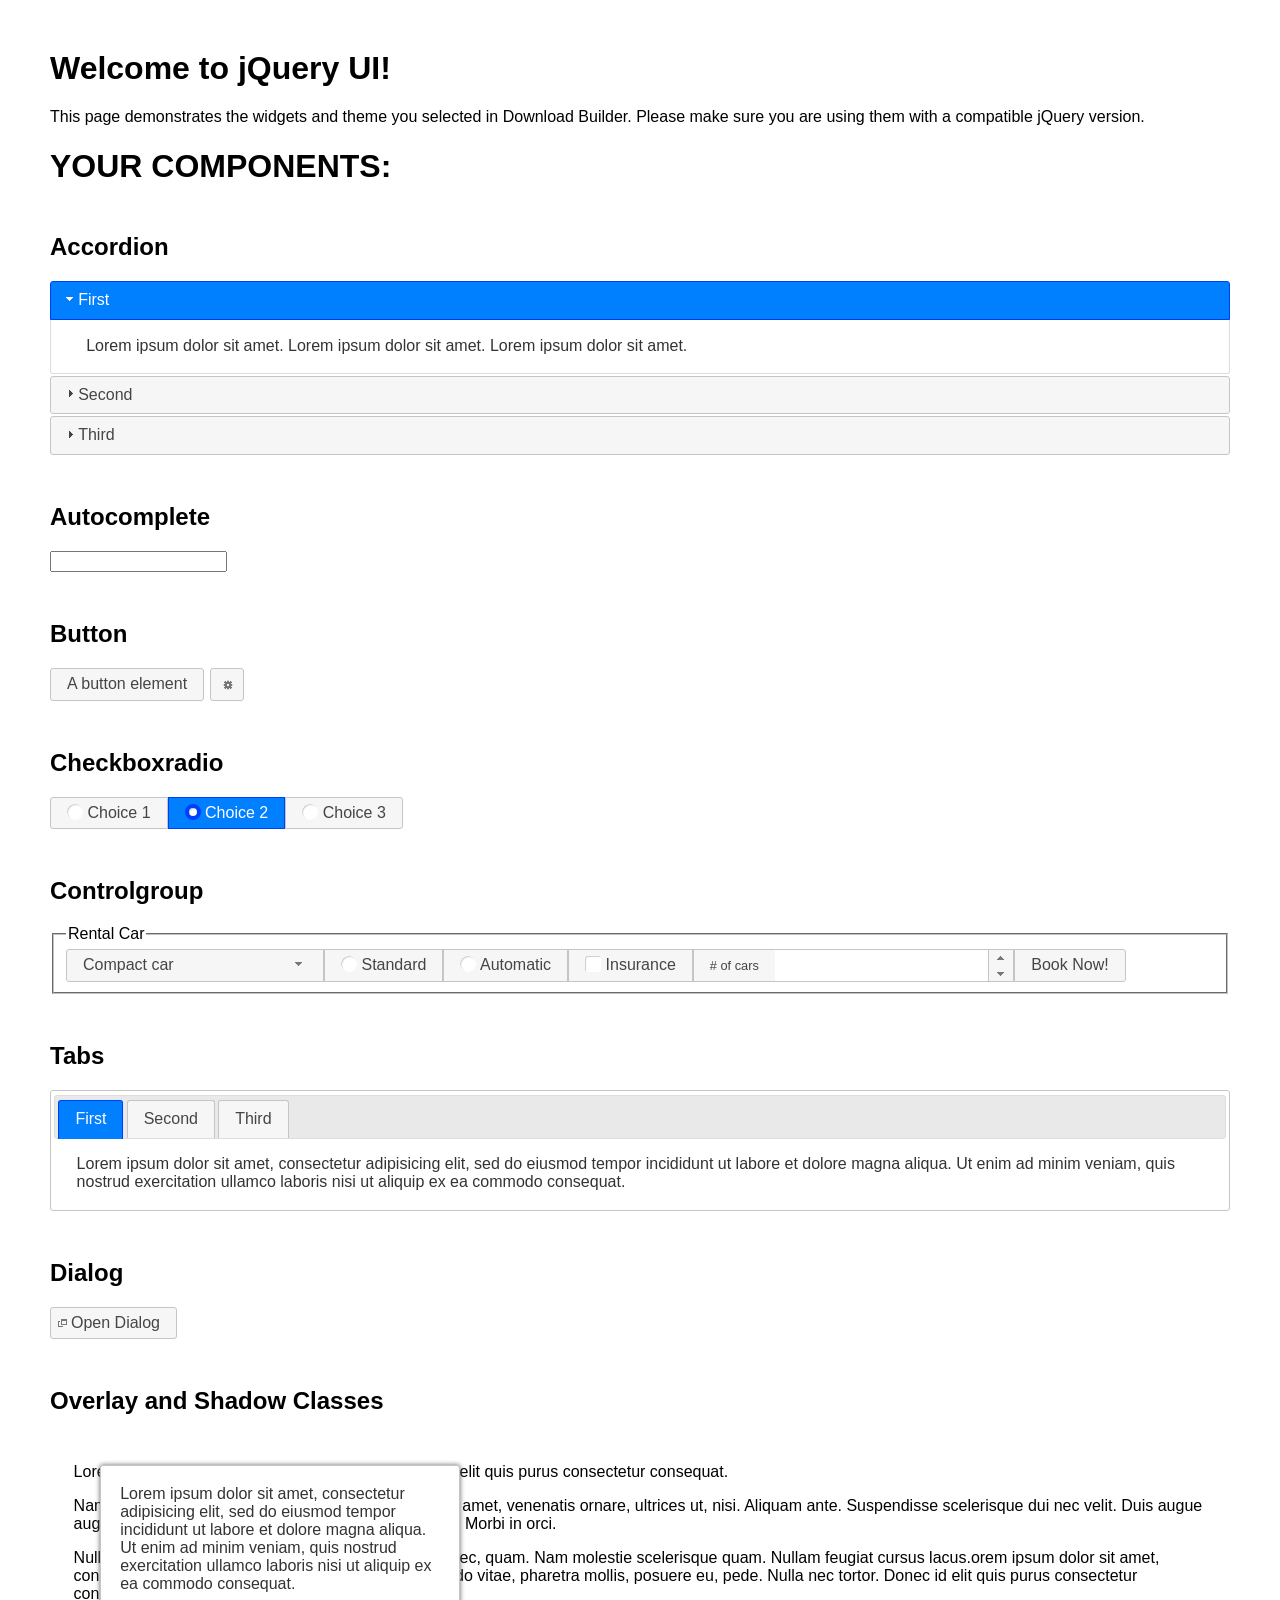
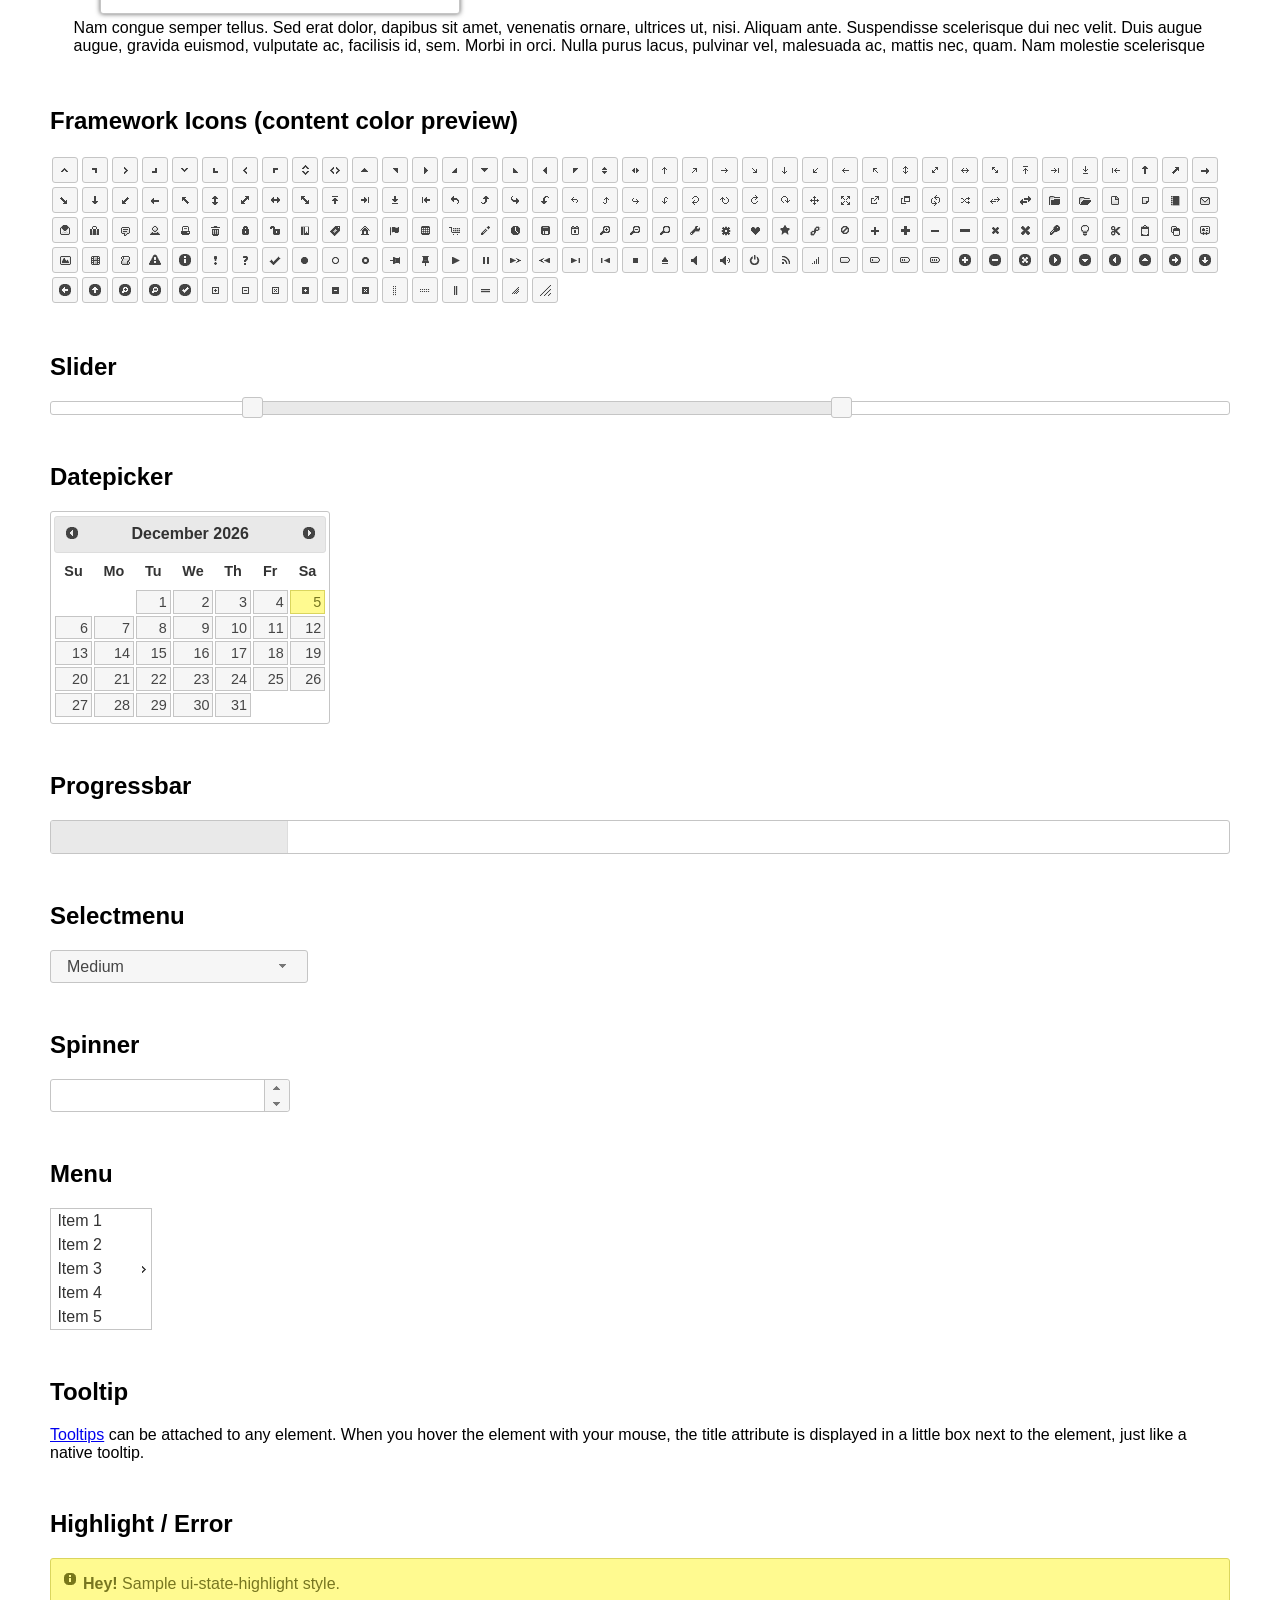
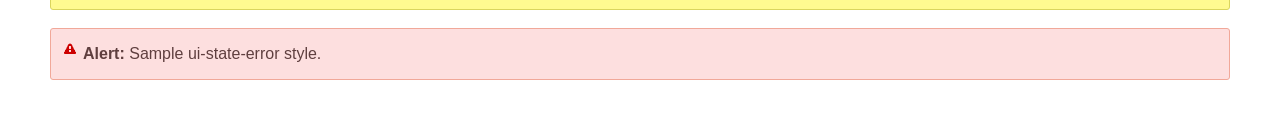
<file: assets/plugins/jqueryui/index.html>
<!doctype html>
<html lang="us">
<head>
	<meta charset="utf-8">
	<title>jQuery UI Example Page</title>
	<link href="jquery-ui.css" rel="stylesheet">
	<style>
	body{
		font-family: "Trebuchet MS", sans-serif;
		margin: 50px;
	}
	.demoHeaders {
		margin-top: 2em;
	}
	#dialog-link {
		padding: .4em 1em .4em 20px;
		text-decoration: none;
		position: relative;
	}
	#dialog-link span.ui-icon {
		margin: 0 5px 0 0;
		position: absolute;
		left: .2em;
		top: 50%;
		margin-top: -8px;
	}
	#icons {
		margin: 0;
		padding: 0;
	}
	#icons li {
		margin: 2px;
		position: relative;
		padding: 4px 0;
		cursor: pointer;
		float: left;
		list-style: none;
	}
	#icons span.ui-icon {
		float: left;
		margin: 0 4px;
	}
	.fakewindowcontain .ui-widget-overlay {
		position: absolute;
	}
	select {
		width: 200px;
	}
	</style>
</head>
<body>

<h1>Welcome to jQuery UI!</h1>

<div class="ui-widget">
	<p>This page demonstrates the widgets and theme you selected in Download Builder. Please make sure you are using them with a compatible jQuery version.</p>
</div>

<h1>YOUR COMPONENTS:</h1>


<!-- Accordion -->
<h2 class="demoHeaders">Accordion</h2>
<div id="accordion">
	<h3>First</h3>
	<div>Lorem ipsum dolor sit amet. Lorem ipsum dolor sit amet. Lorem ipsum dolor sit amet.</div>
	<h3>Second</h3>
	<div>Phasellus mattis tincidunt nibh.</div>
	<h3>Third</h3>
	<div>Nam dui erat, auctor a, dignissim quis.</div>
</div>



<!-- Autocomplete -->
<h2 class="demoHeaders">Autocomplete</h2>
<div>
	<input id="autocomplete" title="type &quot;a&quot;">
</div>



<!-- Button -->
<h2 class="demoHeaders">Button</h2>
<button id="button">A button element</button>
<button id="button-icon">An icon-only button</button>



<!-- Checkboxradio -->
<h2 class="demoHeaders">Checkboxradio</h2>
<form style="margin-top: 1em;">
	<div id="radioset">
		<input type="radio" id="radio1" name="radio"><label for="radio1">Choice 1</label>
		<input type="radio" id="radio2" name="radio" checked="checked"><label for="radio2">Choice 2</label>
		<input type="radio" id="radio3" name="radio"><label for="radio3">Choice 3</label>
	</div>
</form>



<!-- Controlgroup -->
<h2 class="demoHeaders">Controlgroup</h2>
<fieldset>
	<legend>Rental Car</legend>
	<div id="controlgroup">
		<select id="car-type">
			<option>Compact car</option>
			<option>Midsize car</option>
			<option>Full size car</option>
			<option>SUV</option>
			<option>Luxury</option>
			<option>Truck</option>
			<option>Van</option>
		</select>
		<label for="transmission-standard">Standard</label>
		<input type="radio" name="transmission" id="transmission-standard">
		<label for="transmission-automatic">Automatic</label>
		<input type="radio" name="transmission" id="transmission-automatic">
		<label for="insurance">Insurance</label>
		<input type="checkbox" name="insurance" id="insurance">
		<label for="horizontal-spinner" class="ui-controlgroup-label"># of cars</label>
		<input id="horizontal-spinner" class="ui-spinner-input">
		<button>Book Now!</button>
	</div>
</fieldset>



<!-- Tabs -->
<h2 class="demoHeaders">Tabs</h2>
<div id="tabs">
	<ul>
		<li><a href="#tabs-1">First</a></li>
		<li><a href="#tabs-2">Second</a></li>
		<li><a href="#tabs-3">Third</a></li>
	</ul>
	<div id="tabs-1">Lorem ipsum dolor sit amet, consectetur adipisicing elit, sed do eiusmod tempor incididunt ut labore et dolore magna aliqua. Ut enim ad minim veniam, quis nostrud exercitation ullamco laboris nisi ut aliquip ex ea commodo consequat.</div>
	<div id="tabs-2">Phasellus mattis tincidunt nibh. Cras orci urna, blandit id, pretium vel, aliquet ornare, felis. Maecenas scelerisque sem non nisl. Fusce sed lorem in enim dictum bibendum.</div>
	<div id="tabs-3">Nam dui erat, auctor a, dignissim quis, sollicitudin eu, felis. Pellentesque nisi urna, interdum eget, sagittis et, consequat vestibulum, lacus. Mauris porttitor ullamcorper augue.</div>
</div>



<h2 class="demoHeaders">Dialog</h2>
<p>
	<button id="dialog-link" class="ui-button ui-corner-all ui-widget">
		<span class="ui-icon ui-icon-newwin"></span>Open Dialog
	</button>
</p>

<h2 class="demoHeaders">Overlay and Shadow Classes</h2>
<div style="position: relative; width: 96%; height: 200px; padding:1% 2%; overflow:hidden;" class="fakewindowcontain">
	<p>Lorem ipsum dolor sit amet,  Nulla nec tortor. Donec id elit quis purus consectetur consequat. </p><p>Nam congue semper tellus. Sed erat dolor, dapibus sit amet, venenatis ornare, ultrices ut, nisi. Aliquam ante. Suspendisse scelerisque dui nec velit. Duis augue augue, gravida euismod, vulputate ac, facilisis id, sem. Morbi in orci. </p><p>Nulla purus lacus, pulvinar vel, malesuada ac, mattis nec, quam. Nam molestie scelerisque quam. Nullam feugiat cursus lacus.orem ipsum dolor sit amet, consectetur adipiscing elit. Donec libero risus, commodo vitae, pharetra mollis, posuere eu, pede. Nulla nec tortor. Donec id elit quis purus consectetur consequat. </p><p>Nam congue semper tellus. Sed erat dolor, dapibus sit amet, venenatis ornare, ultrices ut, nisi. Aliquam ante. Suspendisse scelerisque dui nec velit. Duis augue augue, gravida euismod, vulputate ac, facilisis id, sem. Morbi in orci. Nulla purus lacus, pulvinar vel, malesuada ac, mattis nec, quam. Nam molestie scelerisque quam. </p><p>Nullam feugiat cursus lacus.orem ipsum dolor sit amet, consectetur adipiscing elit. Donec libero risus, commodo vitae, pharetra mollis, posuere eu, pede. Nulla nec tortor. Donec id elit quis purus consectetur consequat. Nam congue semper tellus. Sed erat dolor, dapibus sit amet, venenatis ornare, ultrices ut, nisi. Aliquam ante. </p><p>Suspendisse scelerisque dui nec velit. Duis augue augue, gravida euismod, vulputate ac, facilisis id, sem. Morbi in orci. Nulla purus lacus, pulvinar vel, malesuada ac, mattis nec, quam. Nam molestie scelerisque quam. Nullam feugiat cursus lacus.orem ipsum dolor sit amet, consectetur adipiscing elit. Donec libero risus, commodo vitae, pharetra mollis, posuere eu, pede. Nulla nec tortor. Donec id elit quis purus consectetur consequat. Nam congue semper tellus. Sed erat dolor, dapibus sit amet, venenatis ornare, ultrices ut, nisi. </p>

	<!-- ui-dialog -->
	<div class="ui-widget-overlay ui-front"></div>
	<div style="position: absolute; width: 320px; left: 50px; top: 30px; padding: 1.2em" class="ui-widget ui-front ui-widget-content ui-corner-all ui-widget-shadow">
		Lorem ipsum dolor sit amet, consectetur adipisicing elit, sed do eiusmod tempor incididunt ut labore et dolore magna aliqua. Ut enim ad minim veniam, quis nostrud exercitation ullamco laboris nisi ut aliquip ex ea commodo consequat.
	</div>

</div>

<!-- ui-dialog -->
<div id="dialog" title="Dialog Title">
	<p>Lorem ipsum dolor sit amet, consectetur adipisicing elit, sed do eiusmod tempor incididunt ut labore et dolore magna aliqua. Ut enim ad minim veniam, quis nostrud exercitation ullamco laboris nisi ut aliquip ex ea commodo consequat.</p>
</div>



<h2 class="demoHeaders">Framework Icons (content color preview)</h2>
<ul id="icons" class="ui-widget ui-helper-clearfix">
	<li class="ui-state-default ui-corner-all" title=".ui-icon-caret-1-n"><span class="ui-icon ui-icon-caret-1-n"></span></li>
	<li class="ui-state-default ui-corner-all" title=".ui-icon-caret-1-ne"><span class="ui-icon ui-icon-caret-1-ne"></span></li>
	<li class="ui-state-default ui-corner-all" title=".ui-icon-caret-1-e"><span class="ui-icon ui-icon-caret-1-e"></span></li>
	<li class="ui-state-default ui-corner-all" title=".ui-icon-caret-1-se"><span class="ui-icon ui-icon-caret-1-se"></span></li>
	<li class="ui-state-default ui-corner-all" title=".ui-icon-caret-1-s"><span class="ui-icon ui-icon-caret-1-s"></span></li>
	<li class="ui-state-default ui-corner-all" title=".ui-icon-caret-1-sw"><span class="ui-icon ui-icon-caret-1-sw"></span></li>
	<li class="ui-state-default ui-corner-all" title=".ui-icon-caret-1-w"><span class="ui-icon ui-icon-caret-1-w"></span></li>
	<li class="ui-state-default ui-corner-all" title=".ui-icon-caret-1-nw"><span class="ui-icon ui-icon-caret-1-nw"></span></li>
	<li class="ui-state-default ui-corner-all" title=".ui-icon-caret-2-n-s"><span class="ui-icon ui-icon-caret-2-n-s"></span></li>
	<li class="ui-state-default ui-corner-all" title=".ui-icon-caret-2-e-w"><span class="ui-icon ui-icon-caret-2-e-w"></span></li>
	<li class="ui-state-default ui-corner-all" title=".ui-icon-triangle-1-n"><span class="ui-icon ui-icon-triangle-1-n"></span></li>
	<li class="ui-state-default ui-corner-all" title=".ui-icon-triangle-1-ne"><span class="ui-icon ui-icon-triangle-1-ne"></span></li>
	<li class="ui-state-default ui-corner-all" title=".ui-icon-triangle-1-e"><span class="ui-icon ui-icon-triangle-1-e"></span></li>
	<li class="ui-state-default ui-corner-all" title=".ui-icon-triangle-1-se"><span class="ui-icon ui-icon-triangle-1-se"></span></li>
	<li class="ui-state-default ui-corner-all" title=".ui-icon-triangle-1-s"><span class="ui-icon ui-icon-triangle-1-s"></span></li>
	<li class="ui-state-default ui-corner-all" title=".ui-icon-triangle-1-sw"><span class="ui-icon ui-icon-triangle-1-sw"></span></li>
	<li class="ui-state-default ui-corner-all" title=".ui-icon-triangle-1-w"><span class="ui-icon ui-icon-triangle-1-w"></span></li>
	<li class="ui-state-default ui-corner-all" title=".ui-icon-triangle-1-nw"><span class="ui-icon ui-icon-triangle-1-nw"></span></li>
	<li class="ui-state-default ui-corner-all" title=".ui-icon-triangle-2-n-s"><span class="ui-icon ui-icon-triangle-2-n-s"></span></li>
	<li class="ui-state-default ui-corner-all" title=".ui-icon-triangle-2-e-w"><span class="ui-icon ui-icon-triangle-2-e-w"></span></li>
	<li class="ui-state-default ui-corner-all" title=".ui-icon-arrow-1-n"><span class="ui-icon ui-icon-arrow-1-n"></span></li>
	<li class="ui-state-default ui-corner-all" title=".ui-icon-arrow-1-ne"><span class="ui-icon ui-icon-arrow-1-ne"></span></li>
	<li class="ui-state-default ui-corner-all" title=".ui-icon-arrow-1-e"><span class="ui-icon ui-icon-arrow-1-e"></span></li>
	<li class="ui-state-default ui-corner-all" title=".ui-icon-arrow-1-se"><span class="ui-icon ui-icon-arrow-1-se"></span></li>
	<li class="ui-state-default ui-corner-all" title=".ui-icon-arrow-1-s"><span class="ui-icon ui-icon-arrow-1-s"></span></li>
	<li class="ui-state-default ui-corner-all" title=".ui-icon-arrow-1-sw"><span class="ui-icon ui-icon-arrow-1-sw"></span></li>
	<li class="ui-state-default ui-corner-all" title=".ui-icon-arrow-1-w"><span class="ui-icon ui-icon-arrow-1-w"></span></li>
	<li class="ui-state-default ui-corner-all" title=".ui-icon-arrow-1-nw"><span class="ui-icon ui-icon-arrow-1-nw"></span></li>
	<li class="ui-state-default ui-corner-all" title=".ui-icon-arrow-2-n-s"><span class="ui-icon ui-icon-arrow-2-n-s"></span></li>
	<li class="ui-state-default ui-corner-all" title=".ui-icon-arrow-2-ne-sw"><span class="ui-icon ui-icon-arrow-2-ne-sw"></span></li>
	<li class="ui-state-default ui-corner-all" title=".ui-icon-arrow-2-e-w"><span class="ui-icon ui-icon-arrow-2-e-w"></span></li>
	<li class="ui-state-default ui-corner-all" title=".ui-icon-arrow-2-se-nw"><span class="ui-icon ui-icon-arrow-2-se-nw"></span></li>
	<li class="ui-state-default ui-corner-all" title=".ui-icon-arrowstop-1-n"><span class="ui-icon ui-icon-arrowstop-1-n"></span></li>
	<li class="ui-state-default ui-corner-all" title=".ui-icon-arrowstop-1-e"><span class="ui-icon ui-icon-arrowstop-1-e"></span></li>
	<li class="ui-state-default ui-corner-all" title=".ui-icon-arrowstop-1-s"><span class="ui-icon ui-icon-arrowstop-1-s"></span></li>
	<li class="ui-state-default ui-corner-all" title=".ui-icon-arrowstop-1-w"><span class="ui-icon ui-icon-arrowstop-1-w"></span></li>
	<li class="ui-state-default ui-corner-all" title=".ui-icon-arrowthick-1-n"><span class="ui-icon ui-icon-arrowthick-1-n"></span></li>
	<li class="ui-state-default ui-corner-all" title=".ui-icon-arrowthick-1-ne"><span class="ui-icon ui-icon-arrowthick-1-ne"></span></li>
	<li class="ui-state-default ui-corner-all" title=".ui-icon-arrowthick-1-e"><span class="ui-icon ui-icon-arrowthick-1-e"></span></li>
	<li class="ui-state-default ui-corner-all" title=".ui-icon-arrowthick-1-se"><span class="ui-icon ui-icon-arrowthick-1-se"></span></li>
	<li class="ui-state-default ui-corner-all" title=".ui-icon-arrowthick-1-s"><span class="ui-icon ui-icon-arrowthick-1-s"></span></li>
	<li class="ui-state-default ui-corner-all" title=".ui-icon-arrowthick-1-sw"><span class="ui-icon ui-icon-arrowthick-1-sw"></span></li>
	<li class="ui-state-default ui-corner-all" title=".ui-icon-arrowthick-1-w"><span class="ui-icon ui-icon-arrowthick-1-w"></span></li>
	<li class="ui-state-default ui-corner-all" title=".ui-icon-arrowthick-1-nw"><span class="ui-icon ui-icon-arrowthick-1-nw"></span></li>
	<li class="ui-state-default ui-corner-all" title=".ui-icon-arrowthick-2-n-s"><span class="ui-icon ui-icon-arrowthick-2-n-s"></span></li>
	<li class="ui-state-default ui-corner-all" title=".ui-icon-arrowthick-2-ne-sw"><span class="ui-icon ui-icon-arrowthick-2-ne-sw"></span></li>
	<li class="ui-state-default ui-corner-all" title=".ui-icon-arrowthick-2-e-w"><span class="ui-icon ui-icon-arrowthick-2-e-w"></span></li>
	<li class="ui-state-default ui-corner-all" title=".ui-icon-arrowthick-2-se-nw"><span class="ui-icon ui-icon-arrowthick-2-se-nw"></span></li>
	<li class="ui-state-default ui-corner-all" title=".ui-icon-arrowthickstop-1-n"><span class="ui-icon ui-icon-arrowthickstop-1-n"></span></li>
	<li class="ui-state-default ui-corner-all" title=".ui-icon-arrowthickstop-1-e"><span class="ui-icon ui-icon-arrowthickstop-1-e"></span></li>
	<li class="ui-state-default ui-corner-all" title=".ui-icon-arrowthickstop-1-s"><span class="ui-icon ui-icon-arrowthickstop-1-s"></span></li>
	<li class="ui-state-default ui-corner-all" title=".ui-icon-arrowthickstop-1-w"><span class="ui-icon ui-icon-arrowthickstop-1-w"></span></li>
	<li class="ui-state-default ui-corner-all" title=".ui-icon-arrowreturnthick-1-w"><span class="ui-icon ui-icon-arrowreturnthick-1-w"></span></li>
	<li class="ui-state-default ui-corner-all" title=".ui-icon-arrowreturnthick-1-n"><span class="ui-icon ui-icon-arrowreturnthick-1-n"></span></li>
	<li class="ui-state-default ui-corner-all" title=".ui-icon-arrowreturnthick-1-e"><span class="ui-icon ui-icon-arrowreturnthick-1-e"></span></li>
	<li class="ui-state-default ui-corner-all" title=".ui-icon-arrowreturnthick-1-s"><span class="ui-icon ui-icon-arrowreturnthick-1-s"></span></li>
	<li class="ui-state-default ui-corner-all" title=".ui-icon-arrowreturn-1-w"><span class="ui-icon ui-icon-arrowreturn-1-w"></span></li>
	<li class="ui-state-default ui-corner-all" title=".ui-icon-arrowreturn-1-n"><span class="ui-icon ui-icon-arrowreturn-1-n"></span></li>
	<li class="ui-state-default ui-corner-all" title=".ui-icon-arrowreturn-1-e"><span class="ui-icon ui-icon-arrowreturn-1-e"></span></li>
	<li class="ui-state-default ui-corner-all" title=".ui-icon-arrowreturn-1-s"><span class="ui-icon ui-icon-arrowreturn-1-s"></span></li>
	<li class="ui-state-default ui-corner-all" title=".ui-icon-arrowrefresh-1-w"><span class="ui-icon ui-icon-arrowrefresh-1-w"></span></li>
	<li class="ui-state-default ui-corner-all" title=".ui-icon-arrowrefresh-1-n"><span class="ui-icon ui-icon-arrowrefresh-1-n"></span></li>
	<li class="ui-state-default ui-corner-all" title=".ui-icon-arrowrefresh-1-e"><span class="ui-icon ui-icon-arrowrefresh-1-e"></span></li>
	<li class="ui-state-default ui-corner-all" title=".ui-icon-arrowrefresh-1-s"><span class="ui-icon ui-icon-arrowrefresh-1-s"></span></li>
	<li class="ui-state-default ui-corner-all" title=".ui-icon-arrow-4"><span class="ui-icon ui-icon-arrow-4"></span></li>
	<li class="ui-state-default ui-corner-all" title=".ui-icon-arrow-4-diag"><span class="ui-icon ui-icon-arrow-4-diag"></span></li>
	<li class="ui-state-default ui-corner-all" title=".ui-icon-extlink"><span class="ui-icon ui-icon-extlink"></span></li>
	<li class="ui-state-default ui-corner-all" title=".ui-icon-newwin"><span class="ui-icon ui-icon-newwin"></span></li>
	<li class="ui-state-default ui-corner-all" title=".ui-icon-refresh"><span class="ui-icon ui-icon-refresh"></span></li>
	<li class="ui-state-default ui-corner-all" title=".ui-icon-shuffle"><span class="ui-icon ui-icon-shuffle"></span></li>
	<li class="ui-state-default ui-corner-all" title=".ui-icon-transfer-e-w"><span class="ui-icon ui-icon-transfer-e-w"></span></li>
	<li class="ui-state-default ui-corner-all" title=".ui-icon-transferthick-e-w"><span class="ui-icon ui-icon-transferthick-e-w"></span></li>
	<li class="ui-state-default ui-corner-all" title=".ui-icon-folder-collapsed"><span class="ui-icon ui-icon-folder-collapsed"></span></li>
	<li class="ui-state-default ui-corner-all" title=".ui-icon-folder-open"><span class="ui-icon ui-icon-folder-open"></span></li>
	<li class="ui-state-default ui-corner-all" title=".ui-icon-document"><span class="ui-icon ui-icon-document"></span></li>
	<li class="ui-state-default ui-corner-all" title=".ui-icon-document-b"><span class="ui-icon ui-icon-document-b"></span></li>
	<li class="ui-state-default ui-corner-all" title=".ui-icon-note"><span class="ui-icon ui-icon-note"></span></li>
	<li class="ui-state-default ui-corner-all" title=".ui-icon-mail-closed"><span class="ui-icon ui-icon-mail-closed"></span></li>
	<li class="ui-state-default ui-corner-all" title=".ui-icon-mail-open"><span class="ui-icon ui-icon-mail-open"></span></li>
	<li class="ui-state-default ui-corner-all" title=".ui-icon-suitcase"><span class="ui-icon ui-icon-suitcase"></span></li>
	<li class="ui-state-default ui-corner-all" title=".ui-icon-comment"><span class="ui-icon ui-icon-comment"></span></li>
	<li class="ui-state-default ui-corner-all" title=".ui-icon-person"><span class="ui-icon ui-icon-person"></span></li>
	<li class="ui-state-default ui-corner-all" title=".ui-icon-print"><span class="ui-icon ui-icon-print"></span></li>
	<li class="ui-state-default ui-corner-all" title=".ui-icon-trash"><span class="ui-icon ui-icon-trash"></span></li>
	<li class="ui-state-default ui-corner-all" title=".ui-icon-locked"><span class="ui-icon ui-icon-locked"></span></li>
	<li class="ui-state-default ui-corner-all" title=".ui-icon-unlocked"><span class="ui-icon ui-icon-unlocked"></span></li>
	<li class="ui-state-default ui-corner-all" title=".ui-icon-bookmark"><span class="ui-icon ui-icon-bookmark"></span></li>
	<li class="ui-state-default ui-corner-all" title=".ui-icon-tag"><span class="ui-icon ui-icon-tag"></span></li>
	<li class="ui-state-default ui-corner-all" title=".ui-icon-home"><span class="ui-icon ui-icon-home"></span></li>
	<li class="ui-state-default ui-corner-all" title=".ui-icon-flag"><span class="ui-icon ui-icon-flag"></span></li>
	<li class="ui-state-default ui-corner-all" title=".ui-icon-calculator"><span class="ui-icon ui-icon-calculator"></span></li>
	<li class="ui-state-default ui-corner-all" title=".ui-icon-cart"><span class="ui-icon ui-icon-cart"></span></li>
	<li class="ui-state-default ui-corner-all" title=".ui-icon-pencil"><span class="ui-icon ui-icon-pencil"></span></li>
	<li class="ui-state-default ui-corner-all" title=".ui-icon-clock"><span class="ui-icon ui-icon-clock"></span></li>
	<li class="ui-state-default ui-corner-all" title=".ui-icon-disk"><span class="ui-icon ui-icon-disk"></span></li>
	<li class="ui-state-default ui-corner-all" title=".ui-icon-calendar"><span class="ui-icon ui-icon-calendar"></span></li>
	<li class="ui-state-default ui-corner-all" title=".ui-icon-zoomin"><span class="ui-icon ui-icon-zoomin"></span></li>
	<li class="ui-state-default ui-corner-all" title=".ui-icon-zoomout"><span class="ui-icon ui-icon-zoomout"></span></li>
	<li class="ui-state-default ui-corner-all" title=".ui-icon-search"><span class="ui-icon ui-icon-search"></span></li>
	<li class="ui-state-default ui-corner-all" title=".ui-icon-wrench"><span class="ui-icon ui-icon-wrench"></span></li>
	<li class="ui-state-default ui-corner-all" title=".ui-icon-gear"><span class="ui-icon ui-icon-gear"></span></li>
	<li class="ui-state-default ui-corner-all" title=".ui-icon-heart"><span class="ui-icon ui-icon-heart"></span></li>
	<li class="ui-state-default ui-corner-all" title=".ui-icon-star"><span class="ui-icon ui-icon-star"></span></li>
	<li class="ui-state-default ui-corner-all" title=".ui-icon-link"><span class="ui-icon ui-icon-link"></span></li>
	<li class="ui-state-default ui-corner-all" title=".ui-icon-cancel"><span class="ui-icon ui-icon-cancel"></span></li>
	<li class="ui-state-default ui-corner-all" title=".ui-icon-plus"><span class="ui-icon ui-icon-plus"></span></li>
	<li class="ui-state-default ui-corner-all" title=".ui-icon-plusthick"><span class="ui-icon ui-icon-plusthick"></span></li>
	<li class="ui-state-default ui-corner-all" title=".ui-icon-minus"><span class="ui-icon ui-icon-minus"></span></li>
	<li class="ui-state-default ui-corner-all" title=".ui-icon-minusthick"><span class="ui-icon ui-icon-minusthick"></span></li>
	<li class="ui-state-default ui-corner-all" title=".ui-icon-close"><span class="ui-icon ui-icon-close"></span></li>
	<li class="ui-state-default ui-corner-all" title=".ui-icon-closethick"><span class="ui-icon ui-icon-closethick"></span></li>
	<li class="ui-state-default ui-corner-all" title=".ui-icon-key"><span class="ui-icon ui-icon-key"></span></li>
	<li class="ui-state-default ui-corner-all" title=".ui-icon-lightbulb"><span class="ui-icon ui-icon-lightbulb"></span></li>
	<li class="ui-state-default ui-corner-all" title=".ui-icon-scissors"><span class="ui-icon ui-icon-scissors"></span></li>
	<li class="ui-state-default ui-corner-all" title=".ui-icon-clipboard"><span class="ui-icon ui-icon-clipboard"></span></li>
	<li class="ui-state-default ui-corner-all" title=".ui-icon-copy"><span class="ui-icon ui-icon-copy"></span></li>
	<li class="ui-state-default ui-corner-all" title=".ui-icon-contact"><span class="ui-icon ui-icon-contact"></span></li>
	<li class="ui-state-default ui-corner-all" title=".ui-icon-image"><span class="ui-icon ui-icon-image"></span></li>
	<li class="ui-state-default ui-corner-all" title=".ui-icon-video"><span class="ui-icon ui-icon-video"></span></li>
	<li class="ui-state-default ui-corner-all" title=".ui-icon-script"><span class="ui-icon ui-icon-script"></span></li>
	<li class="ui-state-default ui-corner-all" title=".ui-icon-alert"><span class="ui-icon ui-icon-alert"></span></li>
	<li class="ui-state-default ui-corner-all" title=".ui-icon-info"><span class="ui-icon ui-icon-info"></span></li>
	<li class="ui-state-default ui-corner-all" title=".ui-icon-notice"><span class="ui-icon ui-icon-notice"></span></li>
	<li class="ui-state-default ui-corner-all" title=".ui-icon-help"><span class="ui-icon ui-icon-help"></span></li>
	<li class="ui-state-default ui-corner-all" title=".ui-icon-check"><span class="ui-icon ui-icon-check"></span></li>
	<li class="ui-state-default ui-corner-all" title=".ui-icon-bullet"><span class="ui-icon ui-icon-bullet"></span></li>
	<li class="ui-state-default ui-corner-all" title=".ui-icon-radio-off"><span class="ui-icon ui-icon-radio-off"></span></li>
	<li class="ui-state-default ui-corner-all" title=".ui-icon-radio-on"><span class="ui-icon ui-icon-radio-on"></span></li>
	<li class="ui-state-default ui-corner-all" title=".ui-icon-pin-w"><span class="ui-icon ui-icon-pin-w"></span></li>
	<li class="ui-state-default ui-corner-all" title=".ui-icon-pin-s"><span class="ui-icon ui-icon-pin-s"></span></li>
	<li class="ui-state-default ui-corner-all" title=".ui-icon-play"><span class="ui-icon ui-icon-play"></span></li>
	<li class="ui-state-default ui-corner-all" title=".ui-icon-pause"><span class="ui-icon ui-icon-pause"></span></li>
	<li class="ui-state-default ui-corner-all" title=".ui-icon-seek-next"><span class="ui-icon ui-icon-seek-next"></span></li>
	<li class="ui-state-default ui-corner-all" title=".ui-icon-seek-prev"><span class="ui-icon ui-icon-seek-prev"></span></li>
	<li class="ui-state-default ui-corner-all" title=".ui-icon-seek-end"><span class="ui-icon ui-icon-seek-end"></span></li>
	<li class="ui-state-default ui-corner-all" title=".ui-icon-seek-first"><span class="ui-icon ui-icon-seek-first"></span></li>
	<li class="ui-state-default ui-corner-all" title=".ui-icon-stop"><span class="ui-icon ui-icon-stop"></span></li>
	<li class="ui-state-default ui-corner-all" title=".ui-icon-eject"><span class="ui-icon ui-icon-eject"></span></li>
	<li class="ui-state-default ui-corner-all" title=".ui-icon-volume-off"><span class="ui-icon ui-icon-volume-off"></span></li>
	<li class="ui-state-default ui-corner-all" title=".ui-icon-volume-on"><span class="ui-icon ui-icon-volume-on"></span></li>
	<li class="ui-state-default ui-corner-all" title=".ui-icon-power"><span class="ui-icon ui-icon-power"></span></li>
	<li class="ui-state-default ui-corner-all" title=".ui-icon-signal-diag"><span class="ui-icon ui-icon-signal-diag"></span></li>
	<li class="ui-state-default ui-corner-all" title=".ui-icon-signal"><span class="ui-icon ui-icon-signal"></span></li>
	<li class="ui-state-default ui-corner-all" title=".ui-icon-battery-0"><span class="ui-icon ui-icon-battery-0"></span></li>
	<li class="ui-state-default ui-corner-all" title=".ui-icon-battery-1"><span class="ui-icon ui-icon-battery-1"></span></li>
	<li class="ui-state-default ui-corner-all" title=".ui-icon-battery-2"><span class="ui-icon ui-icon-battery-2"></span></li>
	<li class="ui-state-default ui-corner-all" title=".ui-icon-battery-3"><span class="ui-icon ui-icon-battery-3"></span></li>
	<li class="ui-state-default ui-corner-all" title=".ui-icon-circle-plus"><span class="ui-icon ui-icon-circle-plus"></span></li>
	<li class="ui-state-default ui-corner-all" title=".ui-icon-circle-minus"><span class="ui-icon ui-icon-circle-minus"></span></li>
	<li class="ui-state-default ui-corner-all" title=".ui-icon-circle-close"><span class="ui-icon ui-icon-circle-close"></span></li>
	<li class="ui-state-default ui-corner-all" title=".ui-icon-circle-triangle-e"><span class="ui-icon ui-icon-circle-triangle-e"></span></li>
	<li class="ui-state-default ui-corner-all" title=".ui-icon-circle-triangle-s"><span class="ui-icon ui-icon-circle-triangle-s"></span></li>
	<li class="ui-state-default ui-corner-all" title=".ui-icon-circle-triangle-w"><span class="ui-icon ui-icon-circle-triangle-w"></span></li>
	<li class="ui-state-default ui-corner-all" title=".ui-icon-circle-triangle-n"><span class="ui-icon ui-icon-circle-triangle-n"></span></li>
	<li class="ui-state-default ui-corner-all" title=".ui-icon-circle-arrow-e"><span class="ui-icon ui-icon-circle-arrow-e"></span></li>
	<li class="ui-state-default ui-corner-all" title=".ui-icon-circle-arrow-s"><span class="ui-icon ui-icon-circle-arrow-s"></span></li>
	<li class="ui-state-default ui-corner-all" title=".ui-icon-circle-arrow-w"><span class="ui-icon ui-icon-circle-arrow-w"></span></li>
	<li class="ui-state-default ui-corner-all" title=".ui-icon-circle-arrow-n"><span class="ui-icon ui-icon-circle-arrow-n"></span></li>
	<li class="ui-state-default ui-corner-all" title=".ui-icon-circle-zoomin"><span class="ui-icon ui-icon-circle-zoomin"></span></li>
	<li class="ui-state-default ui-corner-all" title=".ui-icon-circle-zoomout"><span class="ui-icon ui-icon-circle-zoomout"></span></li>
	<li class="ui-state-default ui-corner-all" title=".ui-icon-circle-check"><span class="ui-icon ui-icon-circle-check"></span></li>
	<li class="ui-state-default ui-corner-all" title=".ui-icon-circlesmall-plus"><span class="ui-icon ui-icon-circlesmall-plus"></span></li>
	<li class="ui-state-default ui-corner-all" title=".ui-icon-circlesmall-minus"><span class="ui-icon ui-icon-circlesmall-minus"></span></li>
	<li class="ui-state-default ui-corner-all" title=".ui-icon-circlesmall-close"><span class="ui-icon ui-icon-circlesmall-close"></span></li>
	<li class="ui-state-default ui-corner-all" title=".ui-icon-squaresmall-plus"><span class="ui-icon ui-icon-squaresmall-plus"></span></li>
	<li class="ui-state-default ui-corner-all" title=".ui-icon-squaresmall-minus"><span class="ui-icon ui-icon-squaresmall-minus"></span></li>
	<li class="ui-state-default ui-corner-all" title=".ui-icon-squaresmall-close"><span class="ui-icon ui-icon-squaresmall-close"></span></li>
	<li class="ui-state-default ui-corner-all" title=".ui-icon-grip-dotted-vertical"><span class="ui-icon ui-icon-grip-dotted-vertical"></span></li>
	<li class="ui-state-default ui-corner-all" title=".ui-icon-grip-dotted-horizontal"><span class="ui-icon ui-icon-grip-dotted-horizontal"></span></li>
	<li class="ui-state-default ui-corner-all" title=".ui-icon-grip-solid-vertical"><span class="ui-icon ui-icon-grip-solid-vertical"></span></li>
	<li class="ui-state-default ui-corner-all" title=".ui-icon-grip-solid-horizontal"><span class="ui-icon ui-icon-grip-solid-horizontal"></span></li>
	<li class="ui-state-default ui-corner-all" title=".ui-icon-gripsmall-diagonal-se"><span class="ui-icon ui-icon-gripsmall-diagonal-se"></span></li>
	<li class="ui-state-default ui-corner-all" title=".ui-icon-grip-diagonal-se"><span class="ui-icon ui-icon-grip-diagonal-se"></span></li>
</ul>


<!-- Slider -->
<h2 class="demoHeaders">Slider</h2>
<div id="slider"></div>



<!-- Datepicker -->
<h2 class="demoHeaders">Datepicker</h2>
<div id="datepicker"></div>



<!-- Progressbar -->
<h2 class="demoHeaders">Progressbar</h2>
<div id="progressbar"></div>



<!-- Progressbar -->
<h2 class="demoHeaders">Selectmenu</h2>
<select id="selectmenu">
	<option>Slower</option>
	<option>Slow</option>
	<option selected="selected">Medium</option>
	<option>Fast</option>
	<option>Faster</option>
</select>



<!-- Spinner -->
<h2 class="demoHeaders">Spinner</h2>
<input id="spinner">



<!-- Menu -->
<h2 class="demoHeaders">Menu</h2>
<ul style="width:100px;" id="menu">
	<li><div>Item 1</div></li>
	<li><div>Item 2</div></li>
	<li><div>Item 3</div>
		<ul>
			<li><div>Item 3-1</div></li>
			<li><div>Item 3-2</div></li>
			<li><div>Item 3-3</div></li>
			<li><div>Item 3-4</div></li>
			<li><div>Item 3-5</div></li>
		</ul>
	</li>
	<li><div>Item 4</div></li>
	<li><div>Item 5</div></li>
</ul>



<!-- Tooltip -->
<h2 class="demoHeaders">Tooltip</h2>
<p id="tooltip">
	<a href="#" title="That&apos;s what this widget is">Tooltips</a> can be attached to any element. When you hover
the element with your mouse, the title attribute is displayed in a little box next to the element, just like a native tooltip.
</p>


<!-- Highlight / Error -->
<h2 class="demoHeaders">Highlight / Error</h2>
<div class="ui-widget">
	<div class="ui-state-highlight ui-corner-all" style="margin-top: 20px; padding: 0 .7em;">
		<p><span class="ui-icon ui-icon-info" style="float: left; margin-right: .3em;"></span>
		<strong>Hey!</strong> Sample ui-state-highlight style.</p>
	</div>
</div>
<br>
<div class="ui-widget">
	<div class="ui-state-error ui-corner-all" style="padding: 0 .7em;">
		<p><span class="ui-icon ui-icon-alert" style="float: left; margin-right: .3em;"></span>
		<strong>Alert:</strong> Sample ui-state-error style.</p>
	</div>
</div>

<script src="external/jquery/jquery.js"></script>
<script src="jquery-ui.js"></script>
<script>

$( "#accordion" ).accordion();



var availableTags = [
	"ActionScript",
	"AppleScript",
	"Asp",
	"BASIC",
	"C",
	"C++",
	"Clojure",
	"COBOL",
	"ColdFusion",
	"Erlang",
	"Fortran",
	"Groovy",
	"Haskell",
	"Java",
	"JavaScript",
	"Lisp",
	"Perl",
	"PHP",
	"Python",
	"Ruby",
	"Scala",
	"Scheme"
];
$( "#autocomplete" ).autocomplete({
	source: availableTags
});



$( "#button" ).button();
$( "#button-icon" ).button({
	icon: "ui-icon-gear",
	showLabel: false
});



$( "#radioset" ).buttonset();



$( "#controlgroup" ).controlgroup();



$( "#tabs" ).tabs();



$( "#dialog" ).dialog({
	autoOpen: false,
	width: 400,
	buttons: [
		{
			text: "Ok",
			click: function() {
				$( this ).dialog( "close" );
			}
		},
		{
			text: "Cancel",
			click: function() {
				$( this ).dialog( "close" );
			}
		}
	]
});

// Link to open the dialog
$( "#dialog-link" ).click(function( event ) {
	$( "#dialog" ).dialog( "open" );
	event.preventDefault();
});



$( "#datepicker" ).datepicker({
	inline: true
});



$( "#slider" ).slider({
	range: true,
	values: [ 17, 67 ]
});



$( "#progressbar" ).progressbar({
	value: 20
});



$( "#spinner" ).spinner();



$( "#menu" ).menu();



$( "#tooltip" ).tooltip();



$( "#selectmenu" ).selectmenu();


// Hover states on the static widgets
$( "#dialog-link, #icons li" ).hover(
	function() {
		$( this ).addClass( "ui-state-hover" );
	},
	function() {
		$( this ).removeClass( "ui-state-hover" );
	}
);
</script>
</body>
</html>
</file>
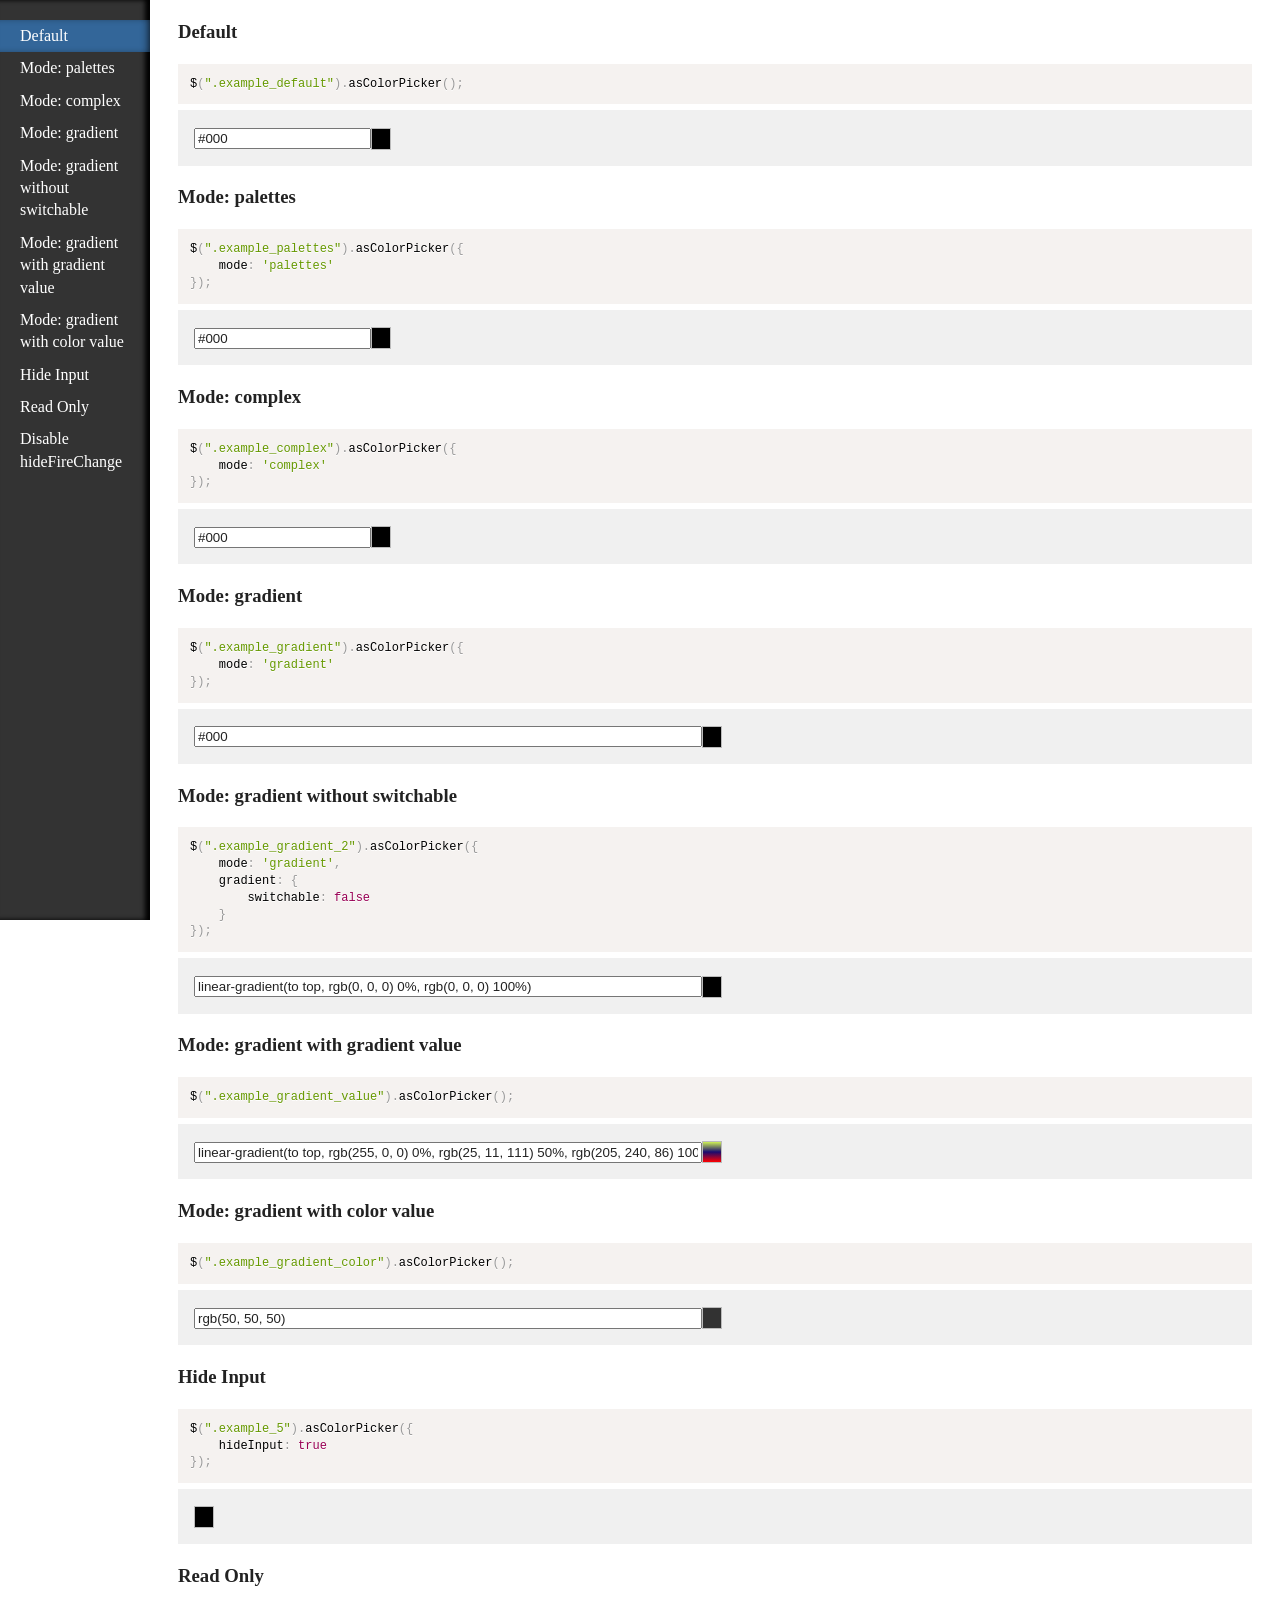
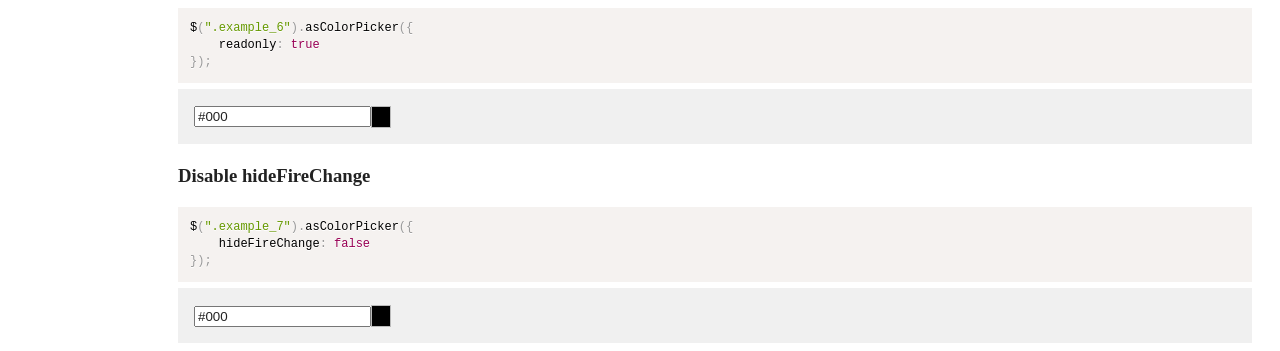
<file: assets/plugins/jquery-asColorPicker-master/demo/index.html>
<!DOCTYPE html>  
<!--[if lt IE 7]>      <html class="no-js lt-ie9 lt-ie8 lt-ie7"> <![endif]-->
<!--[if IE 7]>         <html class="no-js lt-ie9 lt-ie8"> <![endif]-->
<!--[if IE 8]>         <html class="no-js lt-ie9"> <![endif]-->
<!--[if gt IE 8]><!--> <html class="no-js"> <!--<![endif]-->
    <head>
        <meta charset="utf-8">
        <meta http-equiv="X-UA-Compatible" content="IE=edge,chrome=1">
        <title>asColorPicker</title>
        <meta name="description" content="">
        <meta name="viewport" content="width=device-width">

        <link rel="stylesheet" href="css/prism.css">
        <link rel="stylesheet" href="css/main.css">       
        <link rel="stylesheet" href="../css/asColorPicker.css">

        <script src="../libs/jquery.min.js"></script>
        <script src="js/jquery.toc.js"></script>
        <script src="js/prism.js"></script>

        <script src="../libs/jquery-asColor.js"></script>
		<script src="../libs/jquery-asGradient.js"></script>
        <script src="../src/core.js"></script>
        <script src="../src/trigger.js"></script>
        <script src="../src/alpha.js"></script>
        <script src="../src/buttons.js"></script>
        <script src="../src/gradient.js"></script>
        <script src="../src/hue.js"></script>
        <script src="../src/buttons.js"></script>
        <script src="../src/hex.js"></script>
        <script src="../src/info.js"></script>
        <script src="../src/keyboard.js"></script>
        <script src="../src/palettes.js"></script>
        <script src="../src/preview.js"></script>
        <script src="../src/saturation.js"></script>
        <script src="../src/clear.js"></script>
    </head>
<body>
<!--[if lt IE 7]>
    <p class="chromeframe">You are using an outdated browser. <a href="http://browsehappy.com/">Upgrade your browser today</a> or <a href="http://www.google.com/chromeframe/?redirect=true">install Google Chrome Frame</a> to better experience this site.</p>
<![endif]-->

<div id="toc"></div>
<div id="wrapper">
    <section>
        <h3>Default</h3>
        <pre class="has-example"><code class="language-javascript">
$(".example_default").asColorPicker();
        </code></pre>
        <div class="example">
            <input type='text' class="example_default" value="#000" />                
            <script>
                $(document).ready(function() {
                    $(".example_default").asColorPicker();
                });
            </script>
        </div>
    </section>

    <section>
        <h3>Mode: palettes</h3>
        <pre class="has-example"><code class="language-javascript">
$(".example_palettes").asColorPicker({
    mode: 'palettes'
});
        </code></pre>
        <div class="example">
            <input type='text' class="example_palettes" data-mode="palettes" value="#000" />                
            <script>
                $(document).ready(function() {
                    $(".example_palettes").asColorPicker();
                });
            </script>
        </div>
    </section>

    <section>
        <h3>Mode: complex</h3>
        <pre class="has-example"><code class="language-javascript">
$(".example_complex").asColorPicker({
    mode: 'complex'
});
        </code></pre>
        <div class="example">
            <input type='text' class="example_complex" data-mode="complex" value="#000" />                
            <script>
                $(document).ready(function() {
                    $(".example_complex").asColorPicker();
                });
            </script>
        </div>
    </section>

    <section>
        <h3>Mode: gradient</h3>
        <pre class="has-example"><code class="language-javascript">
$(".example_gradient").asColorPicker({
    mode: 'gradient'
});
        </code></pre>
        <div class="example">
            <input type='text' class="example_gradient" data-mode="gradient" value="#000" style="width: 500px" />                
            <script>
                $(document).ready(function() {
                    $(".example_gradient").asColorPicker();
                });
            </script>
        </div>
    </section>

    <section>
        <h3>Mode: gradient without switchable</h3>
        <pre class="has-example"><code class="language-javascript">
$(".example_gradient_2").asColorPicker({
    mode: 'gradient',
    gradient: {
        switchable: false
    }
});
        </code></pre>
        <div class="example">
            <input type='text' class="example_gradient_2" data-mode="gradient" value="#000" style="width: 500px" />                
            <script>
                $(document).ready(function() {
                    $(".example_gradient_2").asColorPicker({
                        gradient: {
                            switchable: false
                        }
                    });
                });
            </script>
        </div>
    </section>

    <section>
        <h3>Mode: gradient with gradient value</h3>
        <pre class="has-example"><code class="language-javascript">
$(".example_gradient_value").asColorPicker();
        </code></pre>
        <div class="example">
            <input type='text' class="example_gradient_value" data-mode="gradient" value="linear-gradient(0deg,#ff0000 0%,rgba(25,11,111,1) 50%,rgba(205,240,86,1) 100%)" style="width: 500px" />                
            <script>
                $(document).ready(function() {
                    $(".example_gradient_value").asColorPicker();
                });
            </script>
        </div>
    </section>

    <section>
        <h3>Mode: gradient with color value</h3>
        <pre class="has-example"><code class="language-javascript">
$(".example_gradient_color").asColorPicker();
        </code></pre>
        <div class="example">
            <input type='text' class="example_gradient_color" data-mode="gradient" value="rgb(50, 50, 50)" style="width: 500px" />                
            <script>
                $(document).ready(function() {
                    $(".example_gradient_color").asColorPicker();
                });
            </script>
        </div>
    </section>


    <section>
        <h3>Hide Input</h3>
        <pre class="has-example"><code class="language-javascript">
$(".example_5").asColorPicker({
    hideInput: true
});
        </code></pre>
        <div class="example">
            <input type='text' class="example_5" value="#000" />                
            <script>
                $(document).ready(function() {
                    $(".example_5").asColorPicker({
                        hideInput: true
                    });
                });
            </script>
        </div>
    </section>

    <section>
        <h3>Read Only</h3>
        <pre class="has-example"><code class="language-javascript">
$(".example_6").asColorPicker({
    readonly: true
});
        </code></pre>
        <div class="example">
            <input type='text' class="example_6" value="#000" />                
            <script>
                $(document).ready(function() {
                    $(".example_6").asColorPicker({
                        readonly: true
                    });
                });
            </script>
        </div>
    </section>
    <section>
        <h3>Disable hideFireChange</h3>
        <pre class="has-example"><code class="language-javascript">
$(".example_7").asColorPicker({
    hideFireChange: false
});
        </code></pre>
        <div class="example">
            <input type='text' class="example_7" value="#000" />                
            <script>
                $(document).ready(function() {
                    $(".example_7").asColorPicker({
                        hideFireChange: false
                    });
                });
            </script>
        </div>
    </section>
</div>

<script>
(function(){
    $('#toc').toc();
    })();
</script>
</body>
</html>
</file>
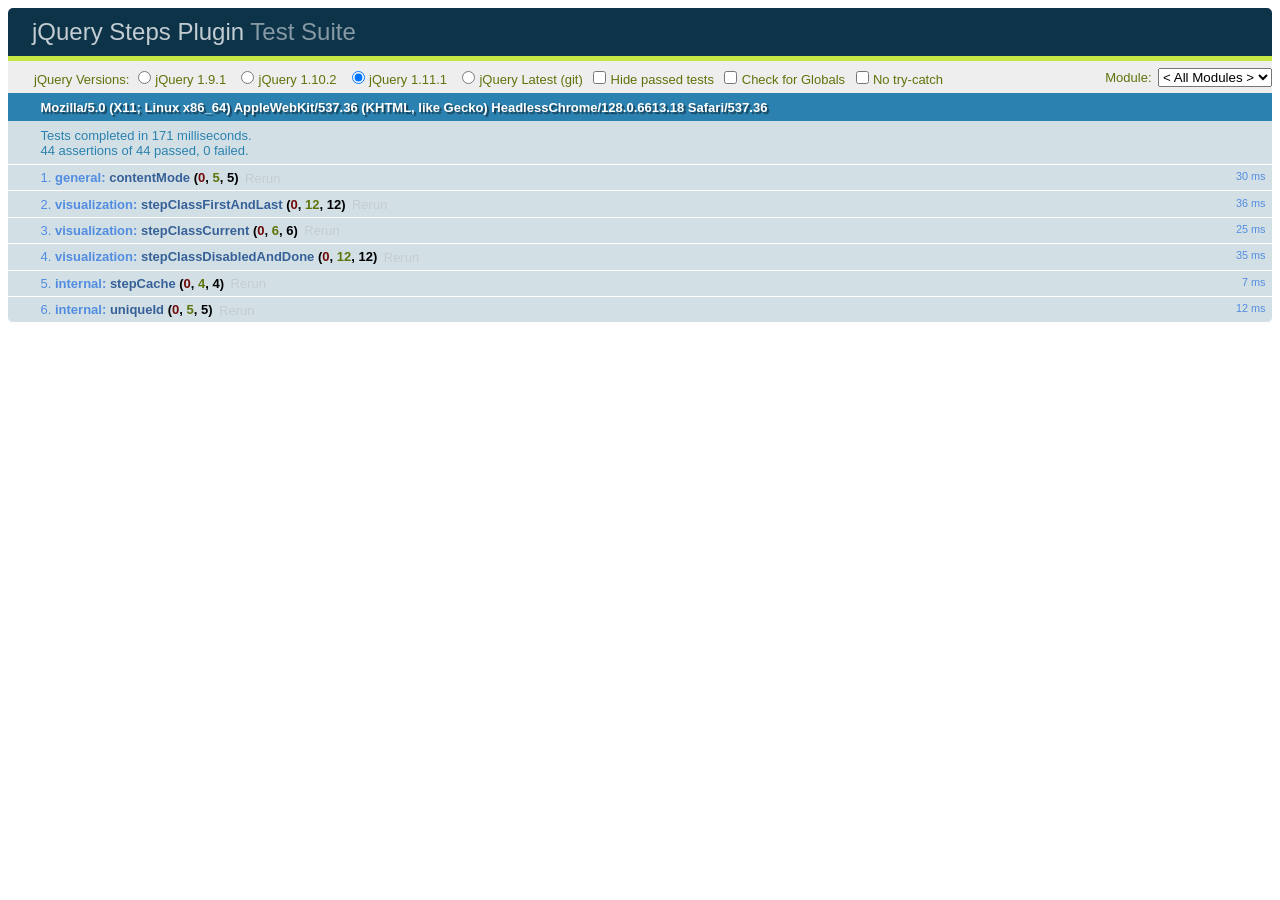
<file: src/assets/plugins/jquery-steps-master/test/index.html>
<!DOCTYPE html>
<html>
	<head>
		<meta charset="utf-8">
		<title>jQuery Steps Test Suite</title>
		<link rel="stylesheet" href="qunit/qunit-1.11.0.css">
	</head>
	<body>
		<h1 id="qunit-header">
			<a href="http://rstaib.github.io/jquery-steps">jQuery Steps Plugin</a> Test Suite
		</h1>
		<div id="qunit-banner"></div>
		<div id="qunit-testrunner-toolbar"><span>jQuery Versions: <input id="version-191" name="version" type="radio" value="1.9.1" /><label for="version-191">jQuery 1.9.1</label>
            <input id="version-1102" name="version" type="radio" value="1.10.2" /><label for="version-1102">jQuery 1.10.2</label>
            <input id="version-1111" name="version" type="radio" value="1.11.1" /><label for="version-1111">jQuery 1.11.1</label>
			<input id="version-latest" name="version" type="radio" value="latest" /><label for="version-latest">jQuery Latest (git)</label></span></div>
		<h2 id="qunit-userAgent"></h2>
		<ol id="qunit-tests"></ol>
		<div id="qunit-fixture">
			<div id="contentModeWithEmptyStringArgument">
				<h1>contentModeWithEmptyStringArgument</h1>
				<div data-mode="">
					<p>contentModeWithEmptyStringArgument</p>
				</div>
			</div>

			<div id="contentModeWithWrongNumberArgument">
				<h1>contentModeWithWrongNumberArgument</h1>
				<div data-mode="3">
					<p>contentModeWithWrongNumberArgument</p>
				</div>
			</div>

			<div id="contentModeWithWrongStringArgument">
				<h1>contentModeWithWrongStringArgument</h1>
				<div data-mode="none">
					<p>contentModeWithWrongStringArgument</p>
				</div>
			</div>

			<div id="contentModeWithNumberArgument">
				<h1>contentModeWithNumberArgument</h1>
				<div data-mode="0">
					<p>contentModeWithNumberArgument</p>
				</div>
			</div>

			<div id="contentModeWithStringArgument">
				<h1>contentModeWithStringArgument</h1>
				<div data-mode="html">
					<p>contentModeWithStringArgument</p>
				</div>
			</div>
		</div>
		<script src="qunit/qunit-1.11.0.js"></script>
		<script src="tests.js"></script>
		<script src="jquery.js"></script>
		<script src="../build/jquery.steps.js"></script>
		<script src="../src/privates.js"></script>
		<script src="../src/enums.js"></script>
		<script src="../src/model.js"></script>
		<script src="../src/defaults.js"></script>
		<script>
			$(function ()
			{
				$("input[name='version']").click(function ()
				{
					location.href = "?version=" + $(this).val();
				});

				var versionPattern = /^[\?|\&]{1}version=(\d{1,2}\.\d{1,2}\.\d{1,2}|latest)/,
					version = versionPattern.exec(location.search),
					defaultVersion = "1.11.1";

				if (version != null && version.length > 0)
				{
					version = version[1];
				}
				else
				{
					version = defaultVersion;
				}

				$("input[value='" + version + "']").attr("checked", "checked");
			});
		</script>
	</body>
</html>
</file>
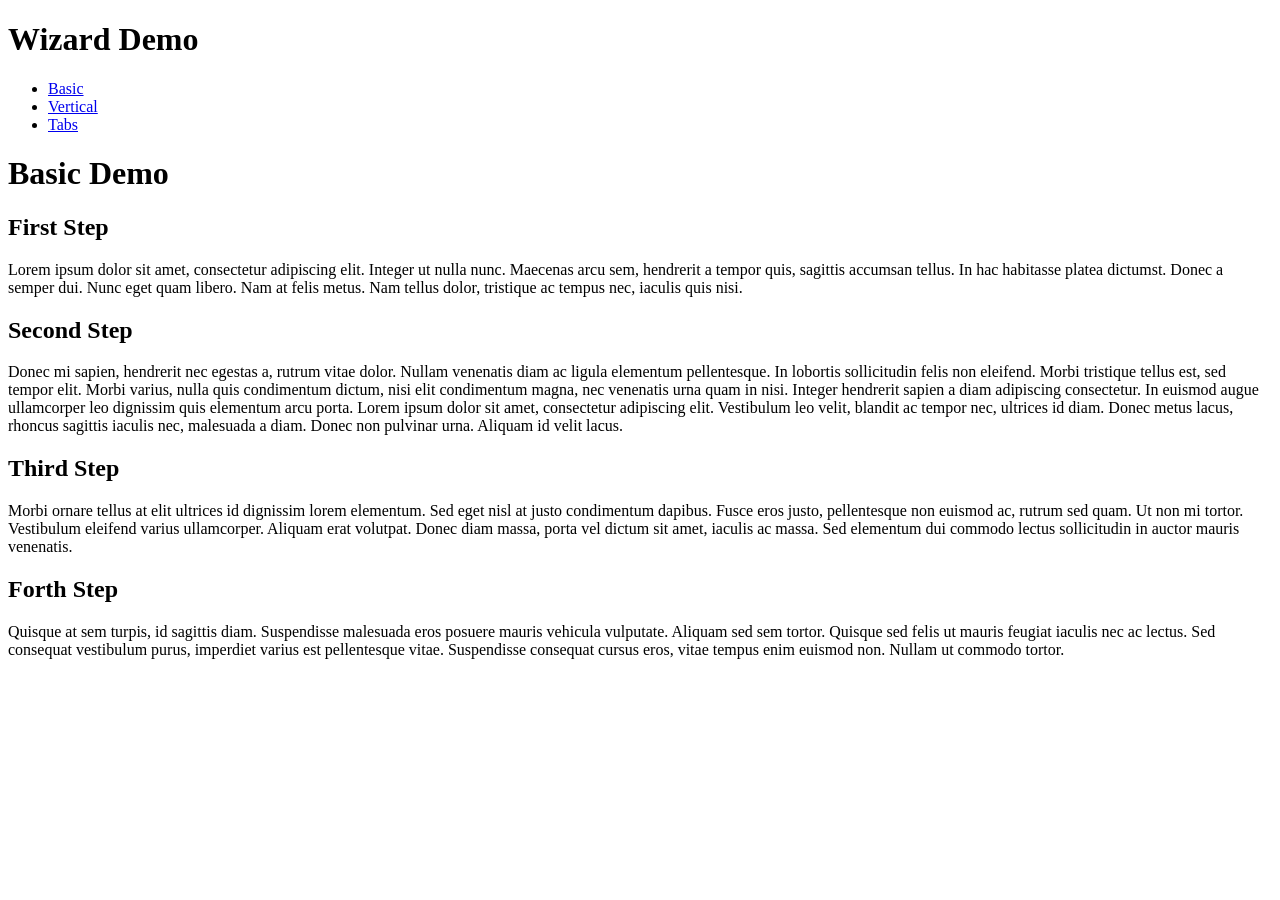
<file: src/assets/plugins/jquery-steps-master/demo/tabs.html>
<!DOCTYPE html>
<!--[if lt IE 7]>      <html class="no-js lt-ie9 lt-ie8 lt-ie7"> <![endif]-->
<!--[if IE 7]>         <html class="no-js lt-ie9 lt-ie8"> <![endif]-->
<!--[if IE 8]>         <html class="no-js lt-ie9"> <![endif]-->
<!--[if gt IE 8]><!--> <html class="no-js"> <!--<![endif]-->
    <head>
        <meta charset="utf-8">
        <meta http-equiv="X-UA-Compatible" content="IE=edge,chrome=1">
        <title>jQeury.steps Demos</title>
        <meta name="description" content="">
        <meta name="viewport" content="width=device-width">
        
        <link rel="stylesheet" href="css/jquery.steps.css">
        
        <script src="../lib/jquery-1.9.1.min.js"></script>
        
        
    </head>
    <body>
        <!--[if lt IE 7]>
            <p class="chromeframe">You are using an <strong>outdated</strong> browser. Please <a href="http://browsehappy.com/">upgrade your browser</a> or <a href="http://www.google.com/chromeframe/?redirect=true">activate Google Chrome Frame</a> to improve your experience.</p>
        <![endif]-->

        <header>
            <h1>Wizard Demo</h1>
            <nav>
                <ul>
                    <li><a href="index.html">Basic</a></li>
                    <li><a href="vertical.html">Vertical</a></li>
                    <li><a href="tabs.html">Tabs</a></li>
                </ul>
            </nav>
        </header>

        <div class="content">
            <h1>Basic Demo</h1>

            <script>
                $(function ()
                {
                    $("#wizard").steps({
                        headerTag: "h2",
                        bodyTag: "section",
                        transitionEffect: "none",
                        enableFinishButton: false,
                        enablePagination: false,
                        enableAllSteps: true,
                        titleTemplate: "#title#",
                        cssClass: "tabcontrol"
                    });
                });
            </script>

            <div id="wizard">
                <h2>First Step</h2>
                <section>
                    <p>Lorem ipsum dolor sit amet, consectetur adipiscing elit. Integer ut nulla nunc. Maecenas arcu sem, hendrerit a tempor quis, 
                        sagittis accumsan tellus. In hac habitasse platea dictumst. Donec a semper dui. Nunc eget quam libero. Nam at felis metus. 
                        Nam tellus dolor, tristique ac tempus nec, iaculis quis nisi.</p>
                </section>

                <h2>Second Step</h2>
                <section>
                    <p>Donec mi sapien, hendrerit nec egestas a, rutrum vitae dolor. Nullam venenatis diam ac ligula elementum pellentesque. 
                        In lobortis sollicitudin felis non eleifend. Morbi tristique tellus est, sed tempor elit. Morbi varius, nulla quis condimentum 
                        dictum, nisi elit condimentum magna, nec venenatis urna quam in nisi. Integer hendrerit sapien a diam adipiscing consectetur. 
                        In euismod augue ullamcorper leo dignissim quis elementum arcu porta. Lorem ipsum dolor sit amet, consectetur adipiscing elit. 
                        Vestibulum leo velit, blandit ac tempor nec, ultrices id diam. Donec metus lacus, rhoncus sagittis iaculis nec, malesuada a diam. 
                        Donec non pulvinar urna. Aliquam id velit lacus.</p>
                </section>

                <h2>Third Step</h2>
                <section>
                    <p>Morbi ornare tellus at elit ultrices id dignissim lorem elementum. Sed eget nisl at justo condimentum dapibus. Fusce eros justo, 
                        pellentesque non euismod ac, rutrum sed quam. Ut non mi tortor. Vestibulum eleifend varius ullamcorper. Aliquam erat volutpat. 
                        Donec diam massa, porta vel dictum sit amet, iaculis ac massa. Sed elementum dui commodo lectus sollicitudin in auctor mauris 
                        venenatis.</p>
                </section>

                <h2>Forth Step</h2>
                <section>
                    <p>Quisque at sem turpis, id sagittis diam. Suspendisse malesuada eros posuere mauris vehicula vulputate. Aliquam sed sem tortor. 
                        Quisque sed felis ut mauris feugiat iaculis nec ac lectus. Sed consequat vestibulum purus, imperdiet varius est pellentesque vitae. 
                        Suspendisse consequat cursus eros, vitae tempus enim euismod non. Nullam ut commodo tortor.</p>
                </section>
            </div>
        </div>
    </body>
</html>
</file>
<file: assets/plugins/jquery-asColorPicker-master/demo/css/prism.css>
/**
 * prism.js default theme for JavaScript, CSS and HTML
 * Based on dabblet (http://dabblet.com)
 * @author Lea Verou
 */

code[class*="language-"],
pre[class*="language-"] {
	color: black;
	text-shadow: 0 1px white;
	font-family: Consolas, Monaco, 'Andale Mono', monospace;
	direction: ltr;
	text-align: left;
	white-space: pre;
	word-spacing: normal;
	
	-moz-tab-size: 4;
	-o-tab-size: 4;
	tab-size: 4;
	
	-webkit-hyphens: none;
	-moz-hyphens: none;
	-ms-hyphens: none;
	hyphens: none;
}

/* Code blocks */
pre[class*="language-"] {
	padding: 1em;
	margin: .5em 0;
	overflow: auto;	
}

:not(pre) > code[class*="language-"],
pre[class*="language-"] {
	background: #f5f2f0;
}

/* Inline code */
:not(pre) > code[class*="language-"] {
	padding: .1em;
	border-radius: .3em;
}

.token.comment,
.token.prolog,
.token.doctype,
.token.cdata {
	color: slategray;
}

.token.punctuation {
	color: #999;
}

.namespace {
	opacity: .7;
}

.token.property,
.token.tag,
.token.boolean,
.token.number {
	color: #905;
}

.token.selector,
.token.attr-name,
.token.string {
	color: #690;
}

.token.operator,
.token.entity,
.token.url,
.language-css .token.string,
.style .token.string {
	color: #a67f59;
	background: hsla(0,0%,100%,.5);
}

.token.atrule,
.token.attr-value,
.token.keyword {
	color: #07a;
}


.token.regex,
.token.important {
	color: #e90;
}

.token.important {
	font-weight: bold;
}

.token.entity {
	cursor: help;
}
</file>
<file: assets/plugins/jquery-asColorPicker-master/demo/css/main.css>
/*
 * HTML5 Boilerplate
 *
 * What follows is the result of much research on cross-browser styling.
 * Credit left inline and big thanks to Nicolas Gallagher, Jonathan Neal,
 * Kroc Camen, and the H5BP dev community and team.
 */

/* ==========================================================================
   Base styles: opinionated defaults
   ========================================================================== */

html,
button,
input,
select,
textarea {
    color: #222;
}

body {
    font-size: 1em;
    line-height: 1.4;
}

/*
 * Remove text-shadow in selection highlight: h5bp.com/i
 * These selection declarations have to be separate.
 * Customize the background color to match your design.
 */

::-moz-selection {
    background: #b3d4fc;
    text-shadow: none;
}

::selection {
    background: #b3d4fc;
    text-shadow: none;
}

/*
 * A better looking default horizontal rule
 */

hr {
    display: block;
    height: 1px;
    border: 0;
    border-top: 1px solid #ccc;
    margin: 1em 0;
    padding: 0;
}

/*
 * Remove the gap between images and the bottom of their containers: h5bp.com/i/440
 */

img {
    vertical-align: middle;
}

/*
 * Remove default fieldset styles.
 */

fieldset {
    border: 0;
    margin: 0;
    padding: 0;
}

/*
 * Allow only vertical resizing of textareas.
 */

textarea {
    resize: vertical;
}

/* ==========================================================================
   Chrome Frame prompt
   ========================================================================== */

.chromeframe {
    margin: 0.2em 0;
    background: #ccc;
    color: #000;
    padding: 0.2em 0;
}

/* ==========================================================================
   Author's custom styles
   ========================================================================== */
#toc {
    top: 0px;
    left: 0px;
    height: 100%;
    position: fixed;
    background: #333;
    box-shadow: inset -5px 0 5px 0px #000;
    width: 150px;
    padding-top: 20px;
    color: #fff;
}

#toc ul {
    margin: 0;
    padding: 0;
    list-style: none;
}

#toc li {
    padding: 5px 10px;
}

#toc a {
    color: #fff;
    text-decoration: none;
    display: block;
}

#toc .toc-h2 {
    padding-left: 10px;
}

#toc .toc-h3 {
    padding-left: 20px;
}

#toc .toc-active {
    background: #336699;
    box-shadow: inset -5px 0px 10px -5px #000;
}

#wrapper {
    margin: 0 20px 0 170px;
}
code, pre {
    font-size: 12px;
}


.example {
    background-color: #f0f0f0;
    margin-top: 0;
    padding: 1em;
}



/* positons */
.position_tooltip,.show {
    margin: 0.5em;
    background: #ddddff;
    padding: 10px;
    cursor: default;
    float:left;
    width: 100px;
    text-align: center;
}
.show {
    width: auto;
}
.trace {
    width: 200px;
    height: 100px;
}
.positon_wrap {
    overflow: hidden;
}
.position_tooltip:nth-child(3n+1){
    clear:left;
}








/* ==========================================================================
   Helper classes
   ========================================================================== */

/*
 * Image replacement
 */

.ir {
    background-color: transparent;
    border: 0;
    overflow: hidden;
    /* IE 6/7 fallback */
    *text-indent: -9999px;
}

.ir:before {
    content: "";
    display: block;
    width: 0;
    height: 100%;
}

/*
 * Hide from both screenreaders and browsers: h5bp.com/u
 */

.hidden {
    display: none !important;
    visibility: hidden;
}

/*
 * Hide only visually, but have it available for screenreaders: h5bp.com/v
 */

.visuallyhidden {
    border: 0;
    clip: rect(0 0 0 0);
    height: 1px;
    margin: -1px;
    overflow: hidden;
    padding: 0;
    position: absolute;
    width: 1px;
}

/*
 * Extends the .visuallyhidden class to allow the element to be focusable
 * when navigated to via the keyboard: h5bp.com/p
 */

.visuallyhidden.focusable:active,
.visuallyhidden.focusable:focus {
    clip: auto;
    height: auto;
    margin: 0;
    overflow: visible;
    position: static;
    width: auto;
}

/*
 * Hide visually and from screenreaders, but maintain layout
 */

.invisible {
    visibility: hidden;
}

/*
 * Clearfix: contain floats
 *
 * For modern browsers
 * 1. The space content is one way to avoid an Opera bug when the
 *    `contenteditable` attribute is included anywhere else in the document.
 *    Otherwise it causes space to appear at the top and bottom of elements
 *    that receive the `clearfix` class.
 * 2. The use of `table` rather than `block` is only necessary if using
 *    `:before` to contain the top-margins of child elements.
 */

.clearfix:before,
.clearfix:after {
    content: " "; /* 1 */
    display: table; /* 2 */
}

.clearfix:after {
    clear: both;
}

/*
 * For IE 6/7 only
 * Include this rule to trigger hasLayout and contain floats.
 */

.clearfix {
    *zoom: 1;
}

/* ==========================================================================
   EXAMPLE Media Queries for Responsive Design.
   Theses examples override the primary ('mobile first') styles.
   Modify as content requires.
   ========================================================================== */

@media only screen and (min-width: 35em) {
    /* Style adjustments for viewports that meet the condition */
}

@media only screen and (-webkit-min-device-pixel-ratio: 1.5),
       only screen and (min-resolution: 144dpi) {
    /* Style adjustments for high resolution devices */
}

/* ==========================================================================
   Print styles.
   Inlined to avoid required HTTP connection: h5bp.com/r
   ========================================================================== */

@media print {
    * {
        background: transparent !important;
        color: #000 !important; /* Black prints faster: h5bp.com/s */
        box-shadow:none !important;
        text-shadow: none !important;
    }

    a,
    a:visited {
        text-decoration: underline;
    }

    a[href]:after {
        content: " (" attr(href) ")";
    }

    abbr[title]:after {
        content: " (" attr(title) ")";
    }

    /*
     * Don't show links for images, or javascript/internal links
     */

    .ir a:after,
    a[href^="javascript:"]:after,
    a[href^="#"]:after {
        content: "";
    }

    pre,
    blockquote {
        border: 1px solid #999;
        page-break-inside: avoid;
    }

    thead {
        display: table-header-group; /* h5bp.com/t */
    }

    tr,
    img {
        page-break-inside: avoid;
    }

    img {
        max-width: 100% !important;
    }

    @page {
        margin: 0.5cm;
    }

    p,
    h2,
    h3 {
        orphans: 3;
        widows: 3;
    }

    h2,
    h3 {
        page-break-after: avoid;
    }
}
</file>
<file: assets/plugins/jquery-asColorPicker-master/css/asColorPicker.css>
.asColorPicker-wrap {
  position: relative;
  display: inline-block;
}
.asColorPicker_hideInput {
  display: none;
}
.asColorPicker_hideInput .asColorPicker-clear {
  display: none;
}
.asColorPicker-dropdown {
  -webkit-user-select: none;
     -moz-user-select: none;
      -ms-user-select: none;
          user-select: none;
  display: none;
  position: absolute;
  z-index: 9999;
}
.asColorPicker-dropdown * {
  margin: 0;
  padding: 0;
}
.asColorPicker_open {
  display: block;
}
.asColorPicker-mask {
  position: fixed;
  top: 0;
  left: 0;
  width: 100%;
  height: 100%;
  z-index: 9998;
}
.asColorPicker-trigger {
  display: inline-block;
  position: relative;
}
.asColorPicker-trigger {
  cursor: pointer;
  width: 18px;
  height: 20px;
  background-image: url('../images/transparent.png');
}
.asColorPicker-trigger span {
  width: 100%;
  height: 100%;
  display: inline-block;
}
.asColorPicker-input,
.asColorPicker-trigger {
  vertical-align: middle;
}
.asColorPicker-clear {
  display: none;
  position: absolute;
  top: 0;
  right: 26px;
  color: #777;
  text-decoration: none;
}
.asColorPicker-clear:after {
  content: 'x';
}
.asColorPicker-wrap:hover .asColorPicker-clear {
  display: inline-block;
}
.asColorPicker-preview {
  float: left;
  list-style: none;
}
.asColorPicker-preview li {
  background-image: url('../images/transparent.png');
  vertical-align: top;
  display: inline-block;
  *display: inline;
  *zoom: 1;
}
.asColorPicker-preview li span {
  height: 100%;
  display: block;
}
.asColorPicker-preview-previous {
  cursor: pointer;
}
.asColorPicker-palettes ul {
  display: block;
}
.asColorPicker-palettes ul:before,
.asColorPicker-palettes ul:after {
  content: "";
  display: table;
}
.asColorPicker-palettes ul:after {
  clear: both;
}
.asColorPicker-palettes li {
  background-image: url('../images/transparent.png');
  display: block;
  float: left;
  text-indent: 100%;
  white-space: nowrap;
  overflow: hidden;
  cursor: pointer;
}
.asColorPicker-palettes li span {
  height: 100%;
  display: block;
}
.asColorPicker-saturation {
  clear: both;
  position: relative;
  display: inline-block;
  *display: inline;
  *zoom: 1;
  width: 175px;
  height: 175px;
  background-image: url("../images/saturation.png");
}
.asColorPicker-saturation i {
  position: absolute;
}
.asColorPicker-hue,
.asColorPicker-alpha {
  cursor: pointer;
  position: relative;
  display: inline-block;
  *display: inline;
  *zoom: 1;
  width: 20px;
  height: 175px;
}
.asColorPicker-hue i,
.asColorPicker-alpha i {
  position: absolute;
  cursor: row-resize;
}
.asColorPicker-hue {
  background-image: url('../images/hue.png');
}
.asColorPicker-alpha {
  background-image: url('../images/alpha.png');
}
.asColorPicker-buttons a,
.asColorPicker-gradient-control a {
  text-decoration: none;
  cursor: pointer;
}
.asColorPicker-gradient {
  display: none;
}
.asColorPicker-gradient_enable {
  display: block;
}
.asColorPicker-gradient-preview {
  float: left;
  height: 20px;
}
.asColorPicker-gradient-markers {
  position: relative;
  width: 100%;
}
.asColorPicker-gradient-marker {
  position: absolute;
  outline: none;
}
.asColorPicker-gradient-wheel {
  float: left;
  position: relative;
  border: 1px solid #bbbbbb;
  border-radius: 100%;
  width: 20px;
  height: 20px;
}
.asColorPicker-gradient-wheel i {
  width: 3px;
  height: 3px;
  position: absolute;
  border-radius: 100%;
}
.asColorPicker-gradient-angle {
  float: left;
}
.asColorPicker-dropdown {
  background: #fefefe;
  padding: 10px;
  border: 1px solid #bbbbbb;
  min-width: 205px;
  max-width: 235px;
}
[data-mode="palettes"] .asColorPicker-dropdown {
  min-width: auto;
  max-width: auto;
}
.asColorPicker-trigger {
  border: 1px solid #bbbbbb;
}
.asColorPicker-saturation {
  -webkit-box-shadow: inset 0 0 0 1px rgba(0, 0, 0, 0.05);
          box-shadow: inset 0 0 0 1px rgba(0, 0, 0, 0.05);
}
.asColorPicker-saturation i {
  width: 5px;
  height: 5px;
  margin-left: -2px;
  margin-top: -2px;
  border-radius: 100%;
  border: 2px
			solid #fff;
}
.asColorPicker-hue,
.asColorPicker-alpha {
  margin-left: 10px;
  -webkit-box-shadow: inset 0 0 0 1px rgba(0, 0, 0, 0.05);
          box-shadow: inset 0 0 0 1px rgba(0, 0, 0, 0.05);
}
.asColorPicker-hue i,
.asColorPicker-alpha i {
  width: 20px;
  height: 2px;
  margin-top: -2px;
  left: -2px;
  border: 2px solid #fff;
}
.asColorPicker-preview {
  position: relative;
  height: 33px;
  margin-bottom: 10px;
  margin-right: 10px;
}
.asColorPicker-preview:after {
  position: absolute;
  top: 0;
  left: 0;
  width: 100%;
  height: 100%;
  -webkit-box-shadow: inset 0 0 0 1px rgba(0, 0, 0, 0.05);
          box-shadow: inset 0 0 0 1px rgba(0, 0, 0, 0.05);
  content: '';
  pointer-events: none;
}
.asColorPicker-preview li {
  width: 48px;
  height: 33px;
}
.asColorPicker-hex {
  width: 100px;
  border-color: rgba(0, 0, 0, 0.05);
}
.asColorPicker-palettes li {
  width: 21px;
  height: 15px;
  margin-right: 6px;
  margin-bottom: 3px;
}
.asColorPicker-palettes li span {
  -webkit-box-sizing: border-box;
          box-sizing: border-box;
  border: 1px solid rgba(0, 0, 0, 0.05);
}
.asColorPicker-palettes li:nth-child(5n) {
  margin-right: 0;
}
[data-mode="palettes"] .asColorPicker-palettes li:nth-child(5n) {
  margin-right: 6px;
}
.asColorPicker-buttons,
.asColorPicker-gradient-control {
  float: right;
}
.asColorPicker-buttons a,
.asColorPicker-gradient-control a {
  margin-left: 5px;
}
.asColorPicker-gradient {
  margin-top: 10px;
  padding-top: 20px;
  border-top: 1px solid rgba(0, 0, 0, 0.05);
}
.asColorPicker-gradient-preview {
  position: relative;
  width: 160px;
  border: 1px solid rgba(0, 0, 0, 0.05);
}
.asColorPicker-gradient-preview:after {
  position: absolute;
  top: 0;
  left: 0;
  width: 100%;
  height: 100%;
  background-image: url('../images/transparent.png');
  content: '';
  z-index: -1;
}
.asColorPicker-gradient-markers {
  top: -16px;
  width: 160px;
  height: 16px;
  display: block;
  list-style: none;
  margin: 0;
  padding: 0;
}
.asColorPicker-gradient-marker {
  width: 10px;
  height: 10px;
  margin-left: -6px;
  border: 1px solid #bbbbbb;
  background: #fff;
}
.asColorPicker-gradient-marker span {
  display: block;
  width: 100%;
  height: 100%;
}
.asColorPicker-gradient-marker i {
  position: absolute;
  left: 2px;
  bottom: -3px;
  width: 4px;
  height: 4px;
  border: 1px solid transparent;
  border-right-color: rgba(0, 0, 0, 0.05);
  border-bottom-color: rgba(0, 0, 0, 0.05);
  background: #fff;
  -webkit-transform: rotate(45deg);
  -ms-transform: rotate(45deg);
   -o-transform: rotate(45deg);
      transform: rotate(45deg);
}
.asColorPicker-gradient-marker_active {
  border: 2px solid #41a9e5;
  z-index: 1;
}
.asColorPicker-gradient-marker_active i {
  left: 1px;
  border: 2px solid transparent;
  border-right-color: #41a9e5;
  border-bottom-color: #41a9e5;
}
.asColorPicker-gradient-wheel {
  margin-left: 10px;
}
.asColorPicker-gradient-wheel i {
  background-color: #888888;
}
.asColorPicker-gradient-angle {
  margin-left: 10px;
  width: 24px;
}
</file>
<file: src/assets/plugins/jquery-steps-master/test/qunit/qunit-1.11.0.css>
/**
 * QUnit v1.11.0 - A JavaScript Unit Testing Framework
 *
 * http://qunitjs.com
 *
 * Copyright 2012 jQuery Foundation and other contributors
 * Released under the MIT license.
 * http://jquery.org/license
 */

/** Font Family and Sizes */

#qunit-tests, #qunit-header, #qunit-banner, #qunit-testrunner-toolbar, #qunit-userAgent, #qunit-testresult {
	font-family: "Helvetica Neue Light", "HelveticaNeue-Light", "Helvetica Neue", Calibri, Helvetica, Arial, sans-serif;
}

#qunit-testrunner-toolbar, #qunit-userAgent, #qunit-testresult, #qunit-tests li { font-size: small; }
#qunit-tests { font-size: smaller; }


/** Resets */

#qunit-tests, #qunit-header, #qunit-banner, #qunit-userAgent, #qunit-testresult, #qunit-modulefilter {
	margin: 0;
	padding: 0;
}


/** Header */

#qunit-header {
	padding: 0.5em 0 0.5em 1em;

	color: #8699a4;
	background-color: #0d3349;

	font-size: 1.5em;
	line-height: 1em;
	font-weight: normal;

	border-radius: 5px 5px 0 0;
	-moz-border-radius: 5px 5px 0 0;
	-webkit-border-top-right-radius: 5px;
	-webkit-border-top-left-radius: 5px;
}

#qunit-header a {
	text-decoration: none;
	color: #c2ccd1;
}

#qunit-header a:hover,
#qunit-header a:focus {
	color: #fff;
}

#qunit-testrunner-toolbar label {
	display: inline-block;
	padding: 0 .5em 0 .1em;
}

#qunit-banner {
	height: 5px;
}

#qunit-testrunner-toolbar {
	padding: 0.5em 0 0.5em 2em;
	color: #5E740B;
	background-color: #eee;
	overflow: hidden;
}

#qunit-userAgent {
	padding: 0.5em 0 0.5em 2.5em;
	background-color: #2b81af;
	color: #fff;
	text-shadow: rgba(0, 0, 0, 0.5) 2px 2px 1px;
}

#qunit-modulefilter-container {
	float: right;
}

/** Tests: Pass/Fail */

#qunit-tests {
	list-style-position: inside;
}

#qunit-tests li {
	padding: 0.4em 0.5em 0.4em 2.5em;
	border-bottom: 1px solid #fff;
	list-style-position: inside;
}

#qunit-tests.hidepass li.pass, #qunit-tests.hidepass li.running  {
	display: none;
}

#qunit-tests li strong {
	cursor: pointer;
}

#qunit-tests li a {
	padding: 0.5em;
	color: #c2ccd1;
	text-decoration: none;
}
#qunit-tests li a:hover,
#qunit-tests li a:focus {
	color: #000;
}

#qunit-tests li .runtime {
	float: right;
	font-size: smaller;
}

.qunit-assert-list {
	margin-top: 0.5em;
	padding: 0.5em;

	background-color: #fff;

	border-radius: 5px;
	-moz-border-radius: 5px;
	-webkit-border-radius: 5px;
}

.qunit-collapsed {
	display: none;
}

#qunit-tests table {
	border-collapse: collapse;
	margin-top: .2em;
}

#qunit-tests th {
	text-align: right;
	vertical-align: top;
	padding: 0 .5em 0 0;
}

#qunit-tests td {
	vertical-align: top;
}

#qunit-tests pre {
	margin: 0;
	white-space: pre-wrap;
	word-wrap: break-word;
}

#qunit-tests del {
	background-color: #e0f2be;
	color: #374e0c;
	text-decoration: none;
}

#qunit-tests ins {
	background-color: #ffcaca;
	color: #500;
	text-decoration: none;
}

/*** Test Counts */

#qunit-tests b.counts                       { color: black; }
#qunit-tests b.passed                       { color: #5E740B; }
#qunit-tests b.failed                       { color: #710909; }

#qunit-tests li li {
	padding: 5px;
	background-color: #fff;
	border-bottom: none;
	list-style-position: inside;
}

/*** Passing Styles */

#qunit-tests li li.pass {
	color: #3c510c;
	background-color: #fff;
	border-left: 10px solid #C6E746;
}

#qunit-tests .pass                          { color: #528CE0; background-color: #D2E0E6; }
#qunit-tests .pass .test-name               { color: #366097; }

#qunit-tests .pass .test-actual,
#qunit-tests .pass .test-expected           { color: #999999; }

#qunit-banner.qunit-pass                    { background-color: #C6E746; }

/*** Failing Styles */

#qunit-tests li li.fail {
	color: #710909;
	background-color: #fff;
	border-left: 10px solid #EE5757;
	white-space: pre;
}

#qunit-tests > li:last-child {
	border-radius: 0 0 5px 5px;
	-moz-border-radius: 0 0 5px 5px;
	-webkit-border-bottom-right-radius: 5px;
	-webkit-border-bottom-left-radius: 5px;
}

#qunit-tests .fail                          { color: #000000; background-color: #EE5757; }
#qunit-tests .fail .test-name,
#qunit-tests .fail .module-name             { color: #000000; }

#qunit-tests .fail .test-actual             { color: #EE5757; }
#qunit-tests .fail .test-expected           { color: green;   }

#qunit-banner.qunit-fail                    { background-color: #EE5757; }


/** Result */

#qunit-testresult {
	padding: 0.5em 0.5em 0.5em 2.5em;

	color: #2b81af;
	background-color: #D2E0E6;

	border-bottom: 1px solid white;
}
#qunit-testresult .module-name {
	font-weight: bold;
}

/** Fixture */

#qunit-fixture {
	position: absolute;
	top: -10000px;
	left: -10000px;
	width: 1000px;
	height: 1000px;
}
</file>
